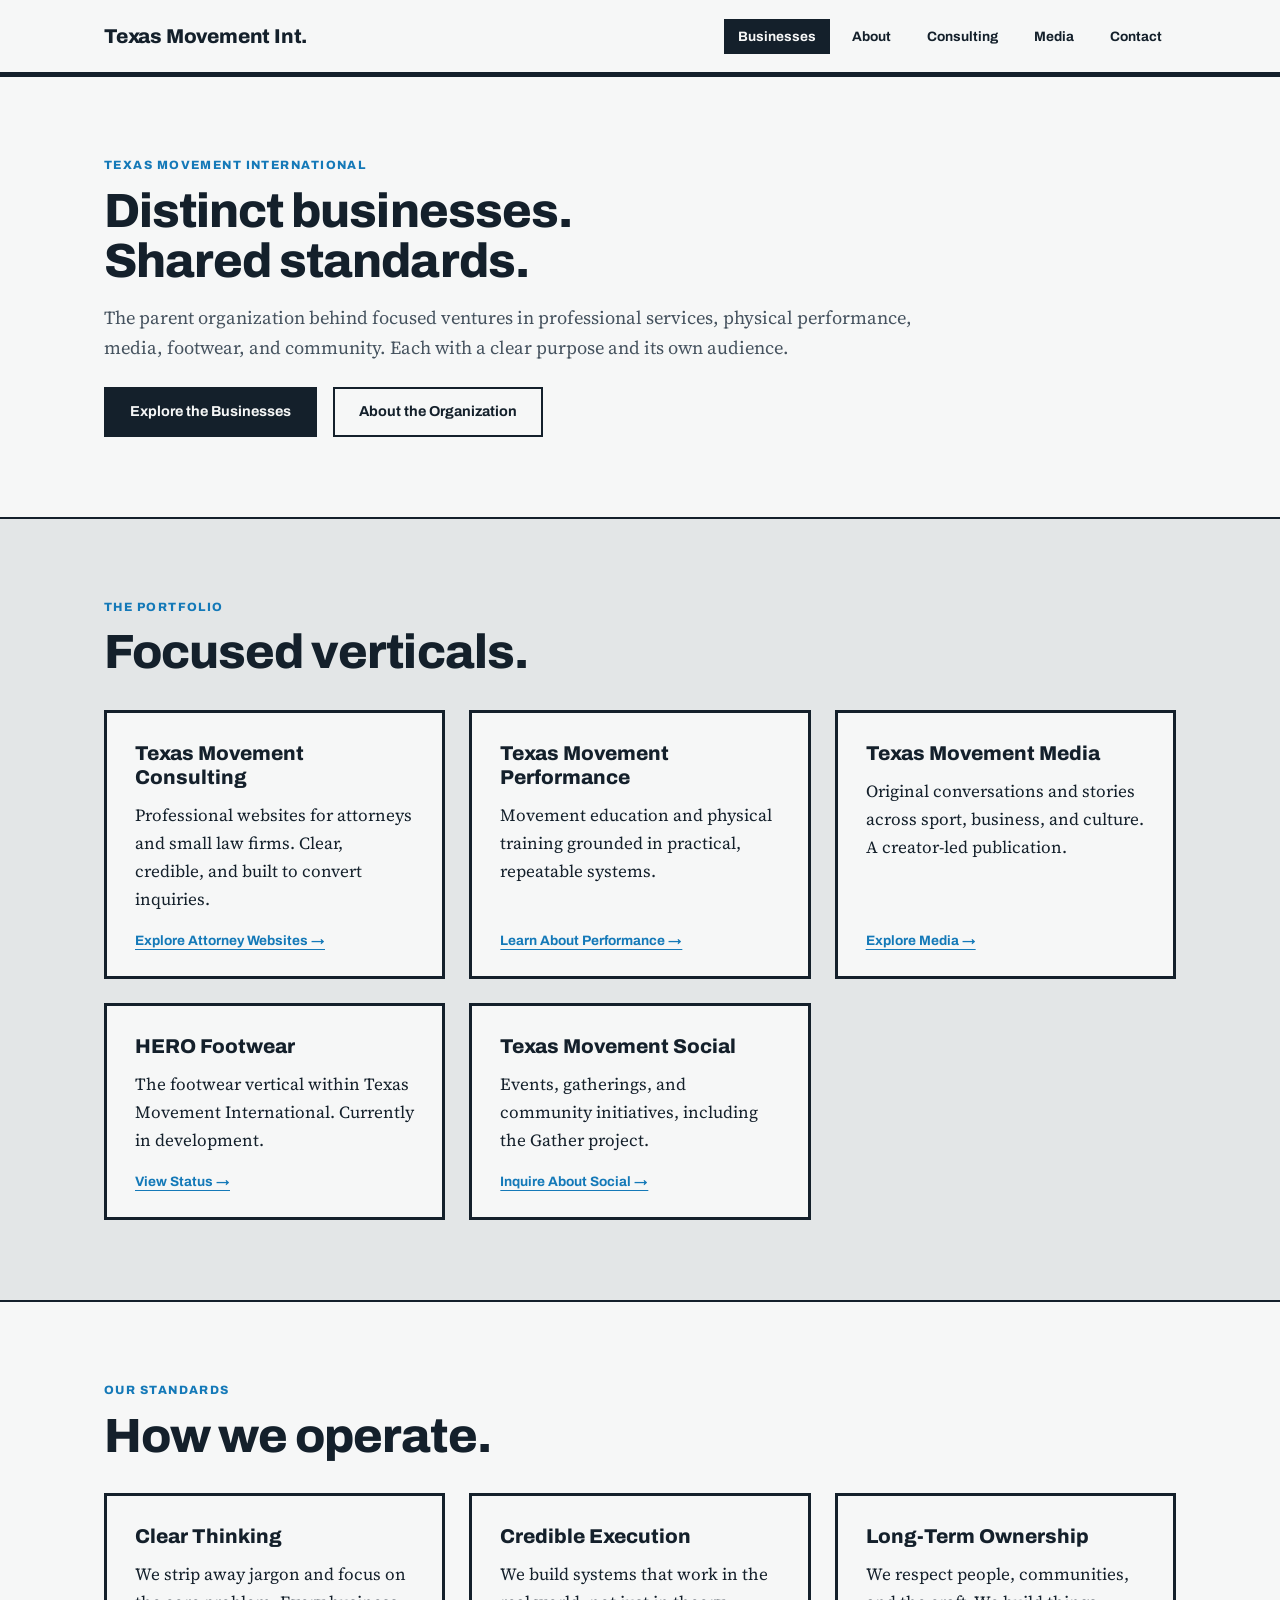
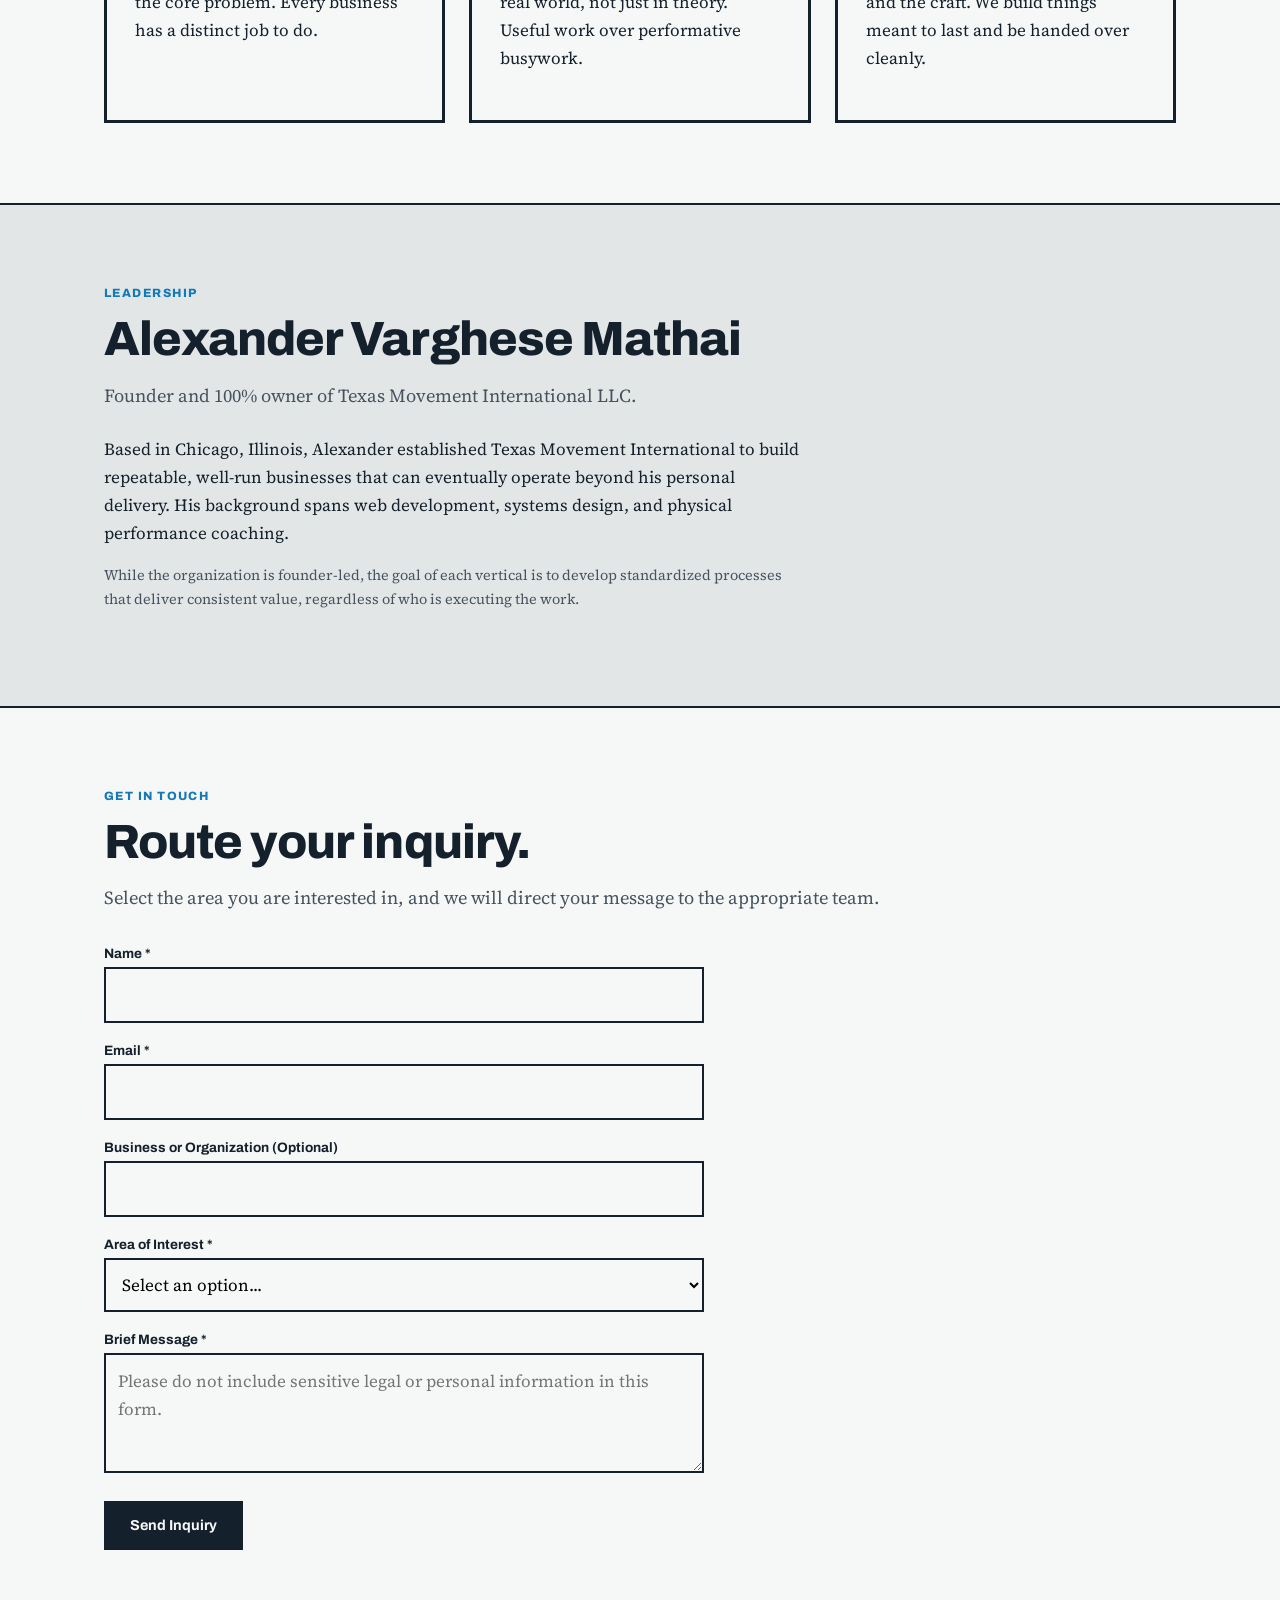
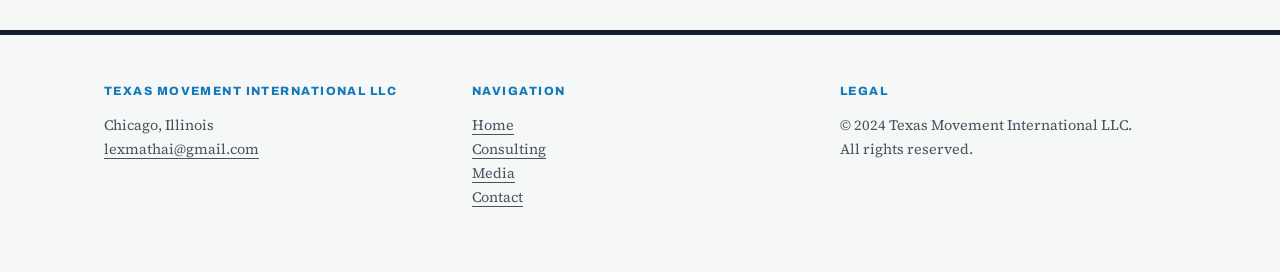
<file: index.html>
<!DOCTYPE html>
<html lang="en">
<head>
<meta charset="UTF-8">
<meta name="viewport" content="width=device-width, initial-scale=1.0">
<title>Texas Movement International</title>
<meta name="description" content="The parent organization behind focused ventures in professional services, physical performance, media, footwear, and community.">
<link rel="preconnect" href="https://fonts.googleapis.com">
<link rel="preconnect" href="https://fonts.gstatic.com" crossorigin>
<link href="https://fonts.googleapis.com/css2?family=Archivo:wght@400;700;800&family=Source+Serif+4:opsz,wght@8..60,400;600&display=swap" rel="stylesheet">
<link rel="stylesheet" href="style.css">
</head>
<body>

<header class="site-header">
  <div class="container nav-wrap">
    <a href="index.html" class="brand">Texas Movement Int.</a>
    <nav class="nav" aria-label="Primary">
      <a href="index.html" class="active">Businesses</a>
      <a href="#about">About</a>
      <a href="consulting.html">Consulting</a>
      <a href="media.html">Media</a>
      <a href="#contact">Contact</a>
    </nav>
  </div>
</header>

<main>
  <!-- HERO -->
  <section class="section surface">
    <div class="container">
      <p class="eyebrow">Texas Movement International</p>
      <h1 class="display section-title">Distinct businesses.<br>Shared standards.</h1>
      <p class="lead">The parent organization behind focused ventures in professional services, physical performance, media, footwear, and community. Each with a clear purpose and its own audience.</p>
      <div class="actions">
        <a href="#businesses" class="btn">Explore the Businesses</a>
        <a href="#about" class="btn secondary">About the Organization</a>
      </div>
    </div>
  </section>

  <!-- BUSINESSES -->
  <section id="businesses" class="section">
    <div class="container">
      <p class="eyebrow">The Portfolio</p>
      <h2 class="display section-title">Focused verticals.</h2>
      <div class="cards">
        <a href="consulting.html" class="card">
          <h3>Texas Movement Consulting</h3>
          <p>Professional websites for attorneys and small law firms. Clear, credible, and built to convert inquiries.</p>
          <span class="go">Explore Attorney Websites &rarr;</span>
        </a>
        <a href="performance.html" class="card">
          <h3>Texas Movement Performance</h3>
          <p>Movement education and physical training grounded in practical, repeatable systems.</p>
          <span class="go">Learn About Performance &rarr;</span>
        </a>
        <a href="media.html" class="card">
          <h3>Texas Movement Media</h3>
          <p>Original conversations and stories across sport, business, and culture. A creator-led publication.</p>
          <span class="go">Explore Media &rarr;</span>
        </a>
        <a href="hero.html" class="card">
          <h3>HERO Footwear</h3>
          <p>The footwear vertical within Texas Movement International. Currently in development.</p>
          <span class="go">View Status &rarr;</span>
        </a>
        <a href="#contact" class="card">
          <h3>Texas Movement Social</h3>
          <p>Events, gatherings, and community initiatives, including the Gather project.</p>
          <span class="go">Inquire About Social &rarr;</span>
        </a>
      </div>
    </div>
  </section>

  <!-- SHARED APPROACH -->
  <section class="section surface">
    <div class="container">
      <p class="eyebrow">Our Standards</p>
      <h2 class="display section-title">How we operate.</h2>
      <div class="cards">
        <div class="card" style="cursor: default;">
          <h3>Clear Thinking</h3>
          <p>We strip away jargon and focus on the core problem. Every business has a distinct job to do.</p>
        </div>
        <div class="card" style="cursor: default;">
          <h3>Credible Execution</h3>
          <p>We build systems that work in the real world, not just in theory. Useful work over performative busywork.</p>
        </div>
        <div class="card" style="cursor: default;">
          <h3>Long-Term Ownership</h3>
          <p>We respect people, communities, and the craft. We build things meant to last and be handed over cleanly.</p>
        </div>
      </div>
    </div>
  </section>

  <!-- FOUNDER -->
  <section id="about" class="section">
    <div class="container">
      <div style="max-width: 700px;">
        <p class="eyebrow">Leadership</p>
        <h2 class="display section-title">Alexander Varghese Mathai</h2>
        <p class="lead" style="margin-bottom: 24px;">Founder and 100% owner of Texas Movement International LLC.</p>
        <p>Based in Chicago, Illinois, Alexander established Texas Movement International to build repeatable, well-run businesses that can eventually operate beyond his personal delivery. His background spans web development, systems design, and physical performance coaching.</p>
        <p class="small" style="margin-top: 16px;">While the organization is founder-led, the goal of each vertical is to develop standardized processes that deliver consistent value, regardless of who is executing the work.</p>
      </div>
    </div>
  </section>

  <!-- CONTACT -->
  <section id="contact" class="section surface">
    <div class="container">
      <p class="eyebrow">Get in Touch</p>
      <h2 class="display section-title">Route your inquiry.</h2>
      <p class="lead" style="margin-bottom: 32px;">Select the area you are interested in, and we will direct your message to the appropriate team.</p>
      
      <!-- NOTE: Replace 'YOUR_FORMSPREE_ENDPOINT' with a real Formspree or Netlify Forms endpoint -->
      <form action="https://formspree.io/f/YOUR_FORMSPREE_ENDPOINT" method="POST" style="max-width: 600px;">
        <div class="form-group">
          <label for="name">Name *</label>
          <input type="text" id="name" name="name" required>
        </div>
        <div class="form-group">
          <label for="email">Email *</label>
          <input type="email" id="email" name="email" required>
        </div>
        <div class="form-group">
          <label for="organization">Business or Organization (Optional)</label>
          <input type="text" id="organization" name="organization">
        </div>
        <div class="form-group">
          <label for="interest">Area of Interest *</label>
          <select id="interest" name="interest" required>
            <option value="" disabled selected>Select an option...</option>
            <option value="consulting">Attorney Website / Consulting</option>
            <option value="performance">Performance</option>
            <option value="media">Media</option>
            <option value="hero">HERO Footwear</option>
            <option value="social">Social / Gather</option>
            <option value="general">General Inquiry</option>
          </select>
        </div>
        <div class="form-group">
          <label for="message">Brief Message *</label>
          <textarea id="message" name="message" required placeholder="Please do not include sensitive legal or personal information in this form."></textarea>
        </div>
        <button type="submit" class="btn">Send Inquiry</button>
      </form>
    </div>
  </section>
</main>

<footer class="site-footer">
  <div class="container footer-grid">
    <div>
      <p class="eyebrow" style="margin-bottom: 8px;">Texas Movement International LLC</p>
      <p class="small">Chicago, Illinois<br>
      <a href="mailto:lexmathai@gmail.com">lexmathai@gmail.com</a></p>
    </div>
    <div>
      <p class="eyebrow" style="margin-bottom: 8px;">Navigation</p>
      <p class="small"><a href="index.html">Home</a><br>
      <a href="consulting.html">Consulting</a><br>
      <a href="media.html">Media</a><br>
      <a href="#contact">Contact</a></p>
    </div>
    <div>
      <p class="eyebrow" style="margin-bottom: 8px;">Legal</p>
      <p class="small">&copy; 2024 Texas Movement International LLC.<br>All rights reserved.</p>
    </div>
  </div>
</footer>

</body>
</html>
</file>
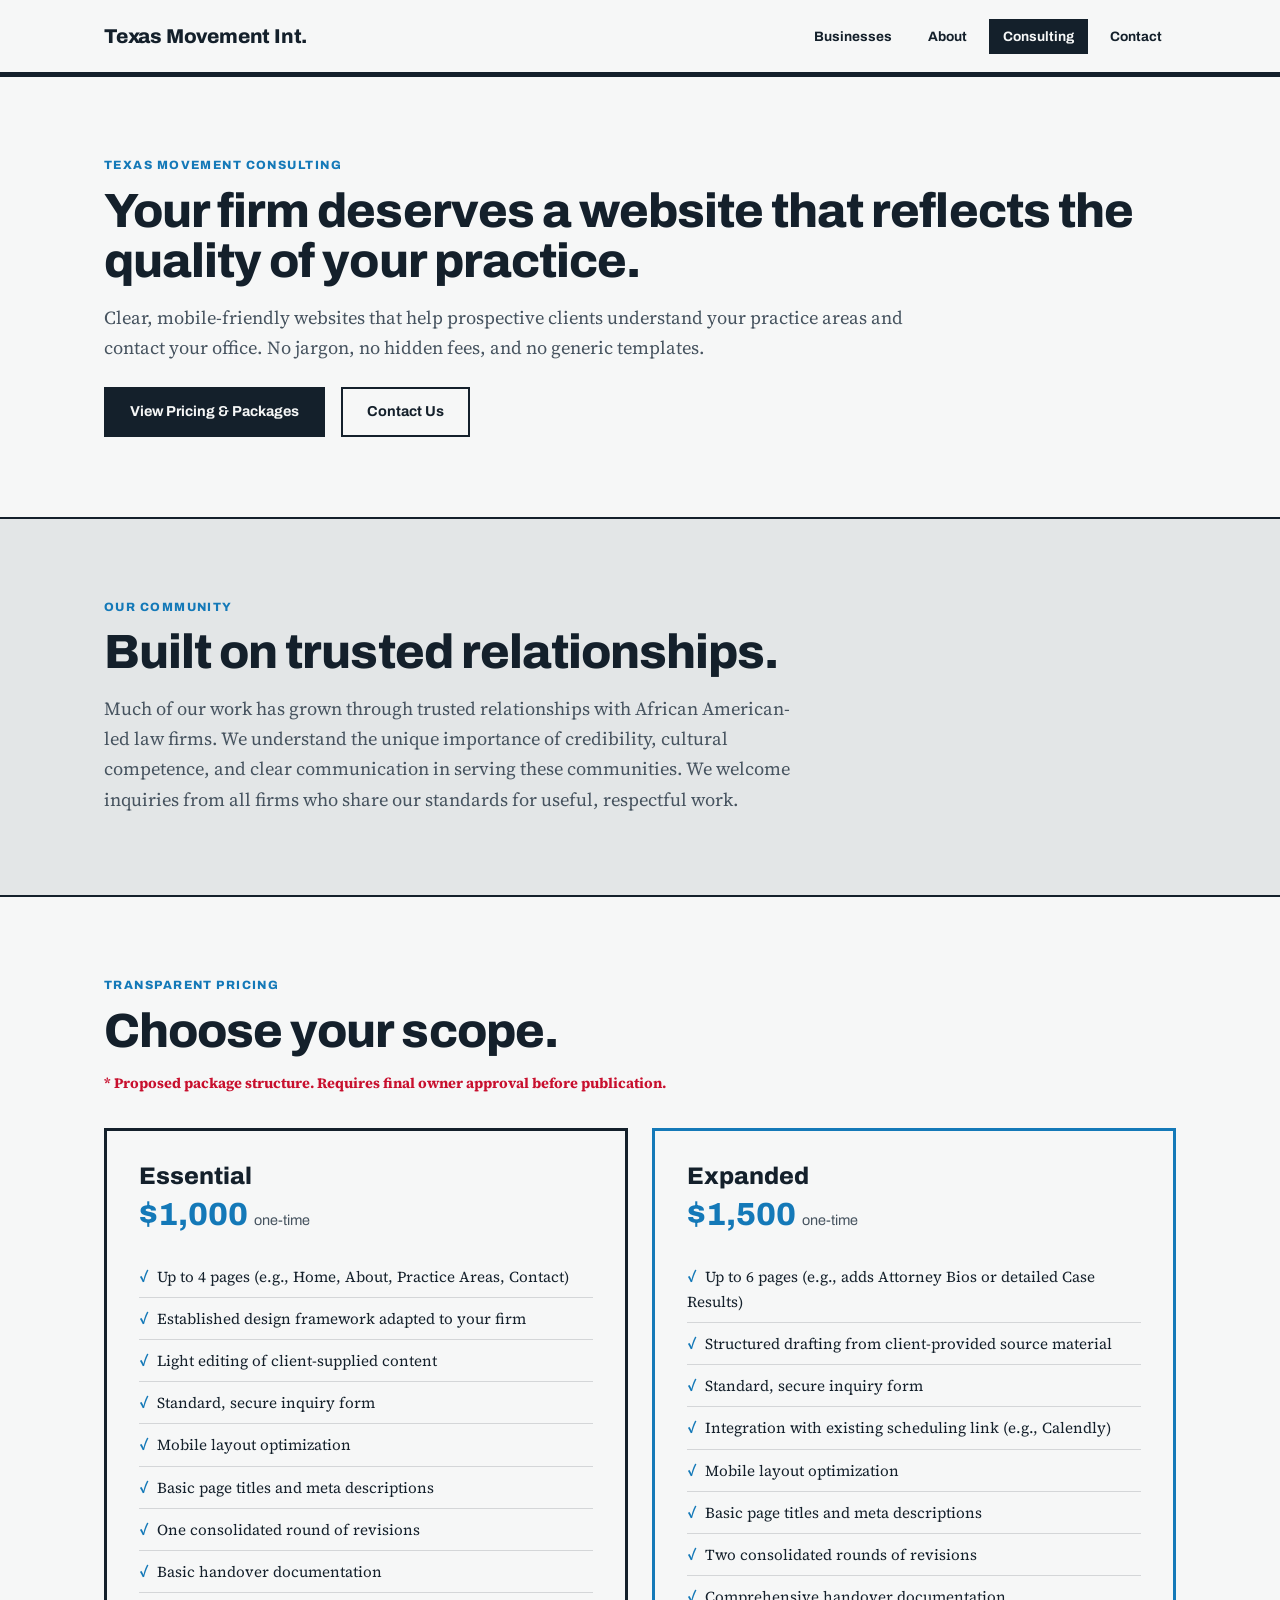
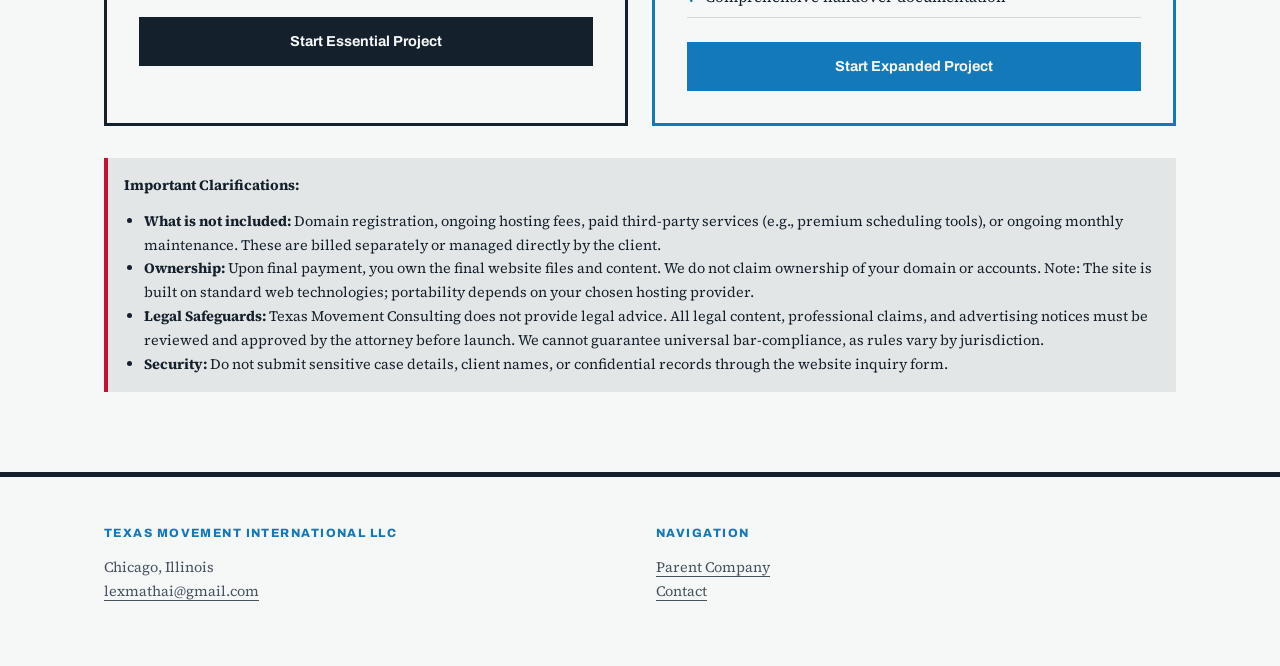
<file: consulting.html>
<!DOCTYPE html>
<html lang="en">
<head>
<meta charset="UTF-8">
<meta name="viewport" content="width=device-width, initial-scale=1.0">
<title>Attorney Websites | Texas Movement Consulting</title>
<meta name="description" content="Professional, mobile-friendly websites for solo attorneys and small law firms. Transparent pricing, clear process.">
<link rel="preconnect" href="https://fonts.googleapis.com">
<link rel="preconnect" href="https://fonts.gstatic.com" crossorigin>
<link href="https://fonts.googleapis.com/css2?family=Archivo:wght@400;700;800&family=Source+Serif+4:opsz,wght@8..60,400;600&display=swap" rel="stylesheet">
<link rel="stylesheet" href="style.css">
</head>
<body>

<header class="site-header">
  <div class="container nav-wrap">
    <a href="index.html" class="brand">Texas Movement Int.</a>
    <nav class="nav" aria-label="Primary">
      <a href="index.html">Businesses</a>
      <a href="index.html#about">About</a>
      <a href="consulting.html" class="active">Consulting</a>
      <a href="index.html#contact">Contact</a>
    </nav>
  </div>
</header>

<main>
  <section class="section surface">
    <div class="container">
      <p class="eyebrow">Texas Movement Consulting</p>
      <h1 class="display section-title">Your firm deserves a website that reflects the quality of your practice.</h1>
      <p class="lead">Clear, mobile-friendly websites that help prospective clients understand your practice areas and contact your office. No jargon, no hidden fees, and no generic templates.</p>
      <div class="actions">
        <a href="#pricing" class="btn">View Pricing & Packages</a>
        <a href="index.html#contact" class="btn secondary">Contact Us</a>
      </div>
    </div>
  </section>

  <section class="section">
    <div class="container">
      <p class="eyebrow">Our Community</p>
      <h2 class="display section-title">Built on trusted relationships.</h2>
      <p class="lead" style="max-width: 700px;">Much of our work has grown through trusted relationships with African American-led law firms. We understand the unique importance of credibility, cultural competence, and clear communication in serving these communities. We welcome inquiries from all firms who share our standards for useful, respectful work.</p>
    </div>
  </section>

  <section id="pricing" class="section surface">
    <div class="container">
      <p class="eyebrow">Transparent Pricing</p>
      <h2 class="display section-title">Choose your scope.</h2>
      <p class="small" style="margin-bottom: 24px; color: var(--red); font-weight: 700;">* Proposed package structure. Requires final owner approval before publication.</p>
      
      <div class="pricing-grid">
        <div class="pricing-card">
          <h3>Essential</h3>
          <p class="price">$1,000 <span class="small" style="font-weight: 400; color: var(--mute);">one-time</span></p>
          <ul>
            <li>Up to 4 pages (e.g., Home, About, Practice Areas, Contact)</li>
            <li>Established design framework adapted to your firm</li>
            <li>Light editing of client-supplied content</li>
            <li>Standard, secure inquiry form</li>
            <li>Mobile layout optimization</li>
            <li>Basic page titles and meta descriptions</li>
            <li>One consolidated round of revisions</li>
            <li>Basic handover documentation</li>
          </ul>
          <a href="index.html#contact" class="btn" style="width: 100%;">Start Essential Project</a>
        </div>

        <div class="pricing-card featured">
          <h3>Expanded</h3>
          <p class="price">$1,500 <span class="small" style="font-weight: 400; color: var(--mute);">one-time</span></p>
          <ul>
            <li>Up to 6 pages (e.g., adds Attorney Bios or detailed Case Results)</li>
            <li>Structured drafting from client-provided source material</li>
            <li>Standard, secure inquiry form</li>
            <li>Integration with existing scheduling link (e.g., Calendly)</li>
            <li>Mobile layout optimization</li>
            <li>Basic page titles and meta descriptions</li>
            <li>Two consolidated rounds of revisions</li>
            <li>Comprehensive handover documentation</li>
          </ul>
          <a href="index.html#contact" class="btn" style="width: 100%; background: var(--blue); border-color: var(--blue);">Start Expanded Project</a>
        </div>
      </div>

      <div class="disclaimer">
        <strong>Important Clarifications:</strong>
        <ul style="margin: 12px 0 0 20px; padding: 0;">
          <li><strong>What is not included:</strong> Domain registration, ongoing hosting fees, paid third-party services (e.g., premium scheduling tools), or ongoing monthly maintenance. These are billed separately or managed directly by the client.</li>
          <li><strong>Ownership:</strong> Upon final payment, you own the final website files and content. We do not claim ownership of your domain or accounts. Note: The site is built on standard web technologies; portability depends on your chosen hosting provider.</li>
          <li><strong>Legal Safeguards:</strong> Texas Movement Consulting does not provide legal advice. All legal content, professional claims, and advertising notices must be reviewed and approved by the attorney before launch. We cannot guarantee universal bar-compliance, as rules vary by jurisdiction.</li>
          <li><strong>Security:</strong> Do not submit sensitive case details, client names, or confidential records through the website inquiry form.</li>
        </ul>
      </div>
    </div>
  </section>
</main>

<footer class="site-footer">
  <div class="container footer-grid">
    <div>
      <p class="eyebrow" style="margin-bottom: 8px;">Texas Movement International LLC</p>
      <p class="small">Chicago, Illinois<br>
      <a href="mailto:lexmathai@gmail.com">lexmathai@gmail.com</a></p>
    </div>
    <div>
      <p class="eyebrow" style="margin-bottom: 8px;">Navigation</p>
      <p class="small"><a href="index.html">Parent Company</a><br>
      <a href="index.html#contact">Contact</a></p>
    </div>
  </div>
</footer>

</body>
</html>
</file>
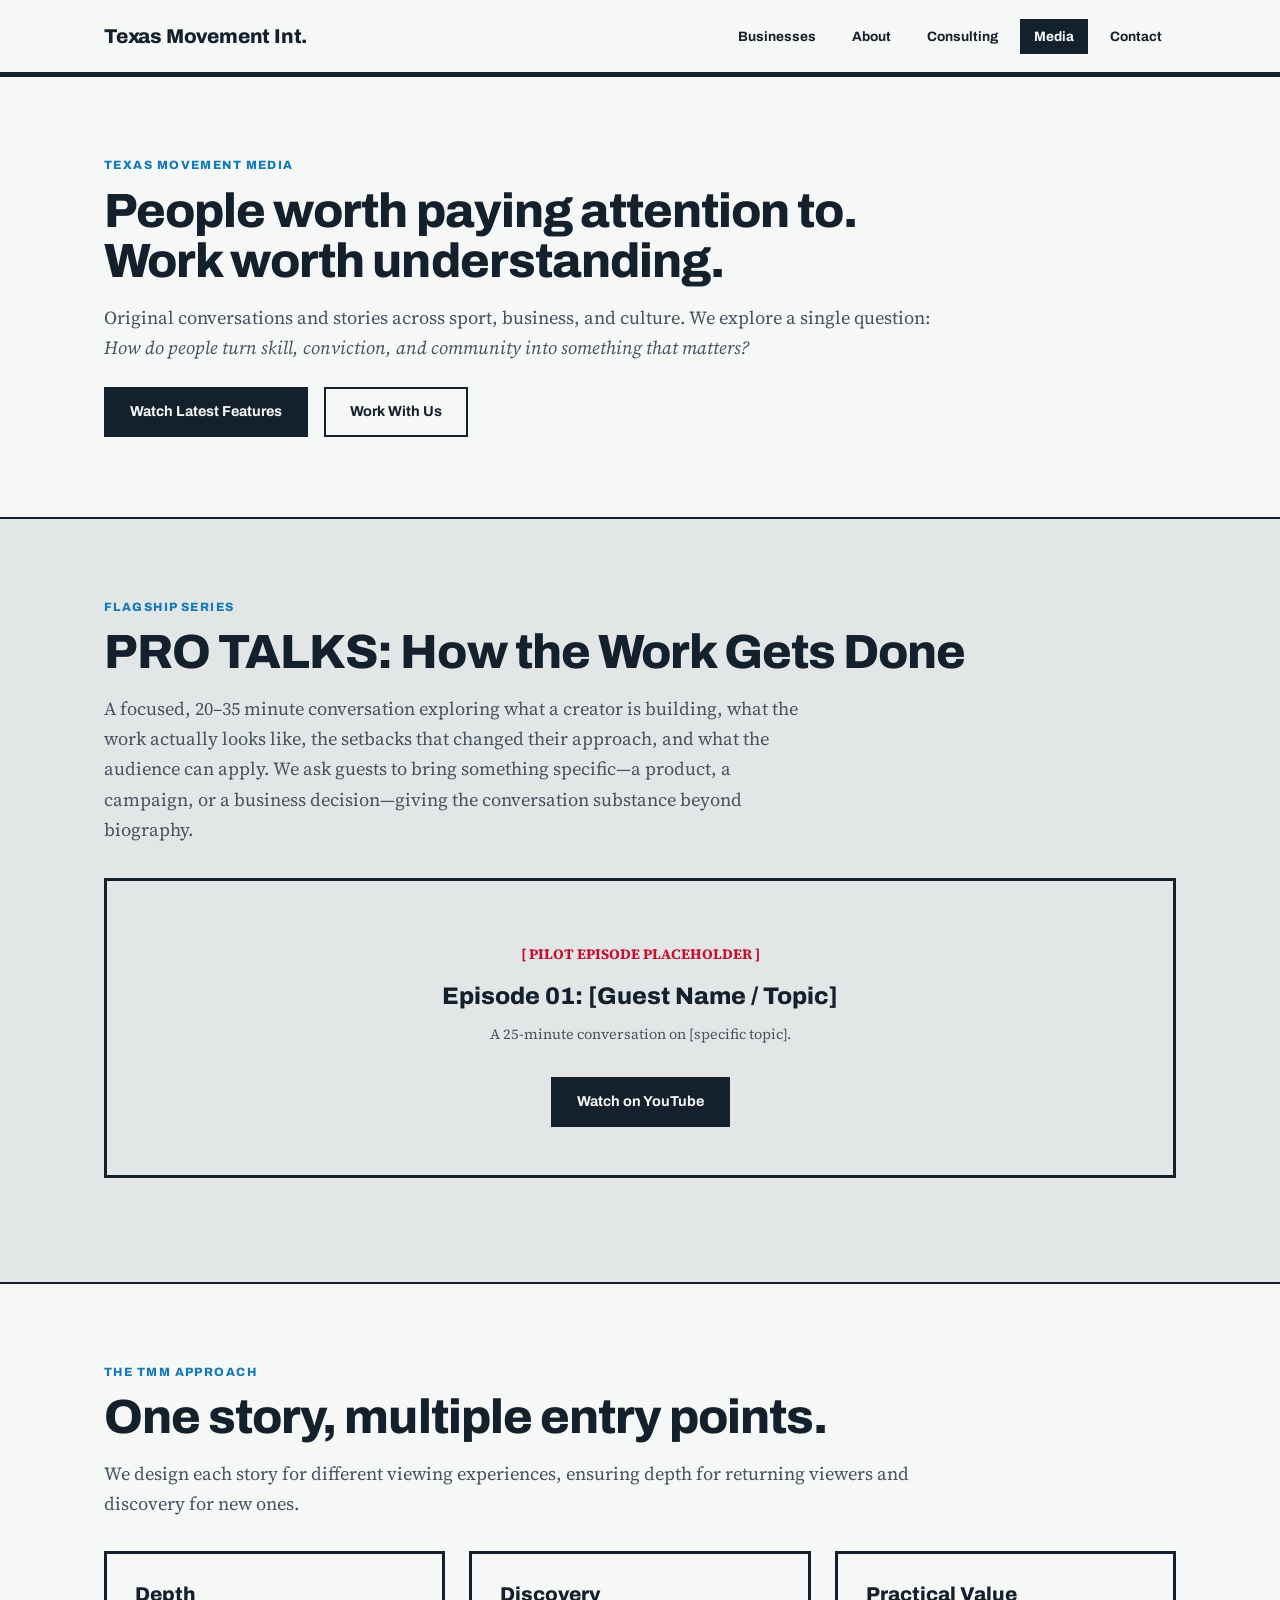
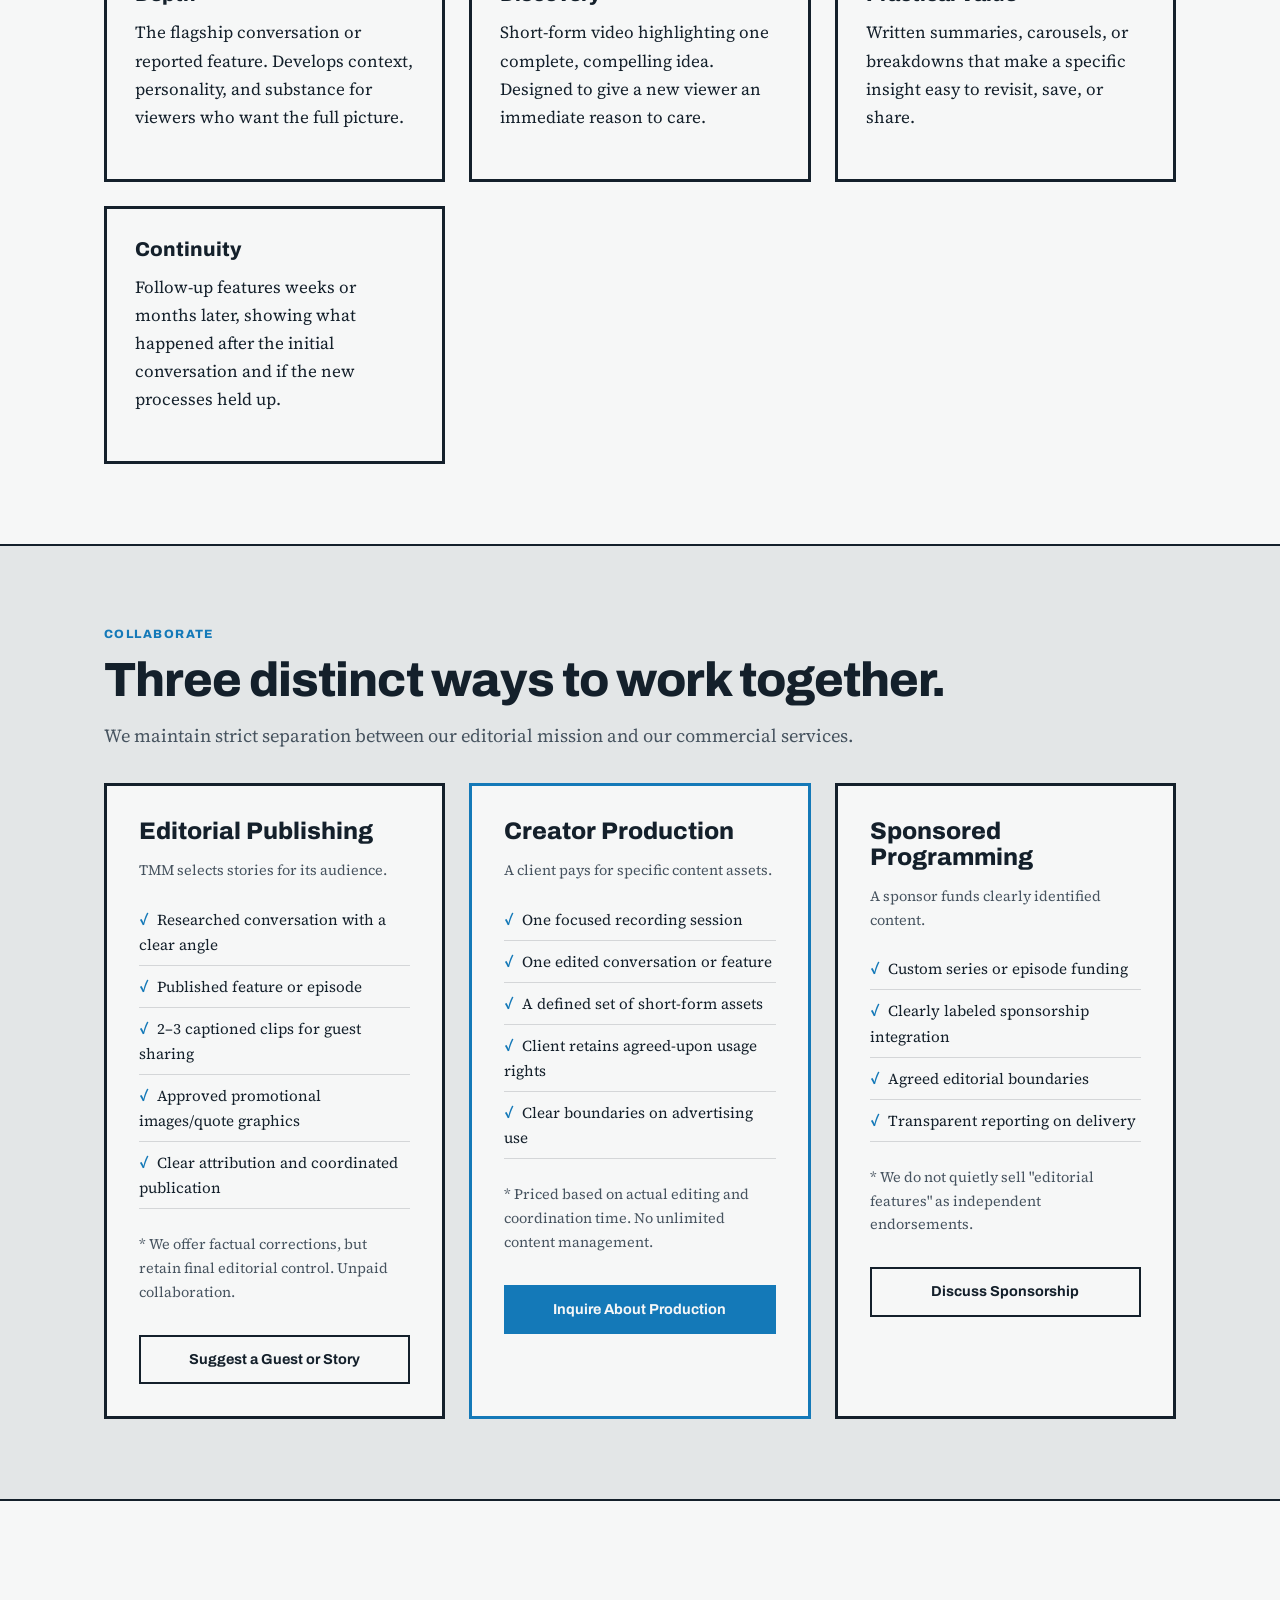
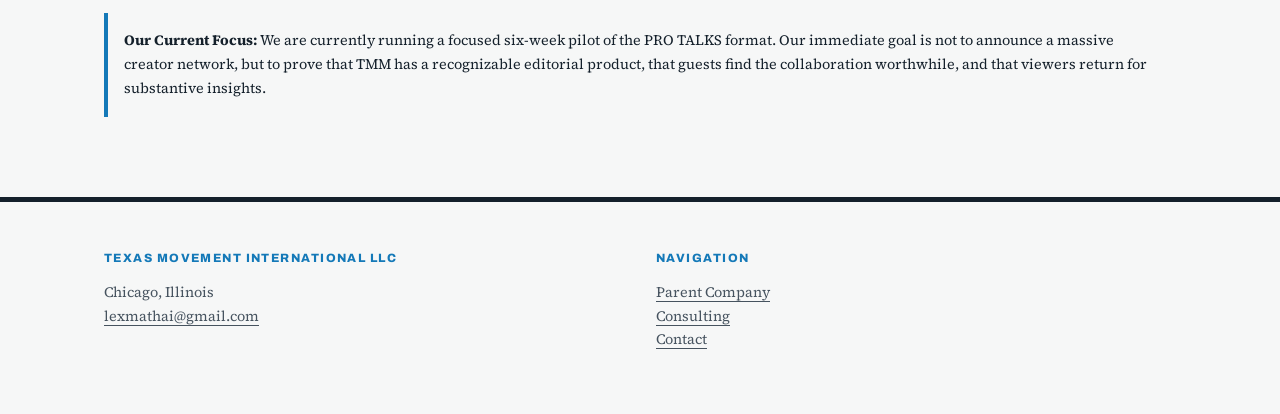
<file: media.html>
<!DOCTYPE html>
<html lang="en">
<head>
<meta charset="UTF-8">
<meta name="viewport" content="width=device-width, initial-scale=1.0">
<title>Texas Movement Media</title>
<meta name="description" content="Original conversations and stories across sport, business, and culture. A creator-led publication by Texas Movement International.">
<link rel="preconnect" href="https://fonts.googleapis.com">
<link rel="preconnect" href="https://fonts.gstatic.com" crossorigin>
<link href="https://fonts.googleapis.com/css2?family=Archivo:wght@400;700;800&family=Source+Serif+4:opsz,wght@8..60,400;600&display=swap" rel="stylesheet">
<link rel="stylesheet" href="style.css">
</head>
<body>

<header class="site-header">
  <div class="container nav-wrap">
    <a href="index.html" class="brand">Texas Movement Int.</a>
    <nav class="nav" aria-label="Primary">
      <a href="index.html">Businesses</a>
      <a href="index.html#about">About</a>
      <a href="consulting.html">Consulting</a>
      <a href="media.html" class="active">Media</a>
      <a href="index.html#contact">Contact</a>
    </nav>
  </div>
</header>

<main>
  <!-- HERO: Editorial Purpose -->
  <section class="section surface">
    <div class="container">
      <p class="eyebrow">Texas Movement Media</p>
      <h1 class="display section-title">People worth paying attention to.<br>Work worth understanding.</h1>
      <p class="lead">Original conversations and stories across sport, business, and culture. We explore a single question: <em>How do people turn skill, conviction, and community into something that matters?</em></p>
      <div class="actions">
        <a href="#featured" class="btn">Watch Latest Features</a>
        <a href="#collaborate" class="btn secondary">Work With Us</a>
      </div>
    </div>
  </section>

  <!-- FLAGSHIP SERIES -->
  <section class="section">
    <div class="container">
      <p class="eyebrow">Flagship Series</p>
      <h2 class="display section-title">PRO TALKS: How the Work Gets Done</h2>
      <p class="lead" style="max-width: 700px; margin-bottom: 32px;">
        A focused, 20–35 minute conversation exploring what a creator is building, what the work actually looks like, the setbacks that changed their approach, and what the audience can apply. We ask guests to bring something specific—a product, a campaign, or a business decision—giving the conversation substance beyond biography.
      </p>
      
      <!-- PLACEHOLDER: Replace with actual embedded YouTube video or link -->
      <div style="background: var(--concrete); border: 3px solid var(--ink); padding: 48px; text-align: center; margin-bottom: 24px;">
        <p class="small" style="margin-bottom: 16px; font-weight: 700; color: var(--red);">[ PILOT EPISODE PLACEHOLDER ]</p>
        <h3 style="font: 800 1.5rem var(--head); margin: 0 0 8px;">Episode 01: [Guest Name / Topic]</h3>
        <p class="small">A 25-minute conversation on [specific topic].</p>
        <a href="#" class="btn" style="margin-top: 16px;">Watch on YouTube</a>
      </div>
    </div>
      </section>

  <!-- MULTI-FORMAT STRATEGY -->
  <section class="section surface">
    <div class="container">
      <p class="eyebrow">The TMM Approach</p>
      <h2 class="display section-title">One story, multiple entry points.</h2>
      <p class="lead" style="margin-bottom: 32px;">We design each story for different viewing experiences, ensuring depth for returning viewers and discovery for new ones.</p>
      
      <div class="cards">
        <div class="card" style="cursor: default;">
          <h3>Depth</h3>
          <p>The flagship conversation or reported feature. Develops context, personality, and substance for viewers who want the full picture.</p>
        </div>
        <div class="card" style="cursor: default;">
          <h3>Discovery</h3>
          <p>Short-form video highlighting one complete, compelling idea. Designed to give a new viewer an immediate reason to care.</p>
        </div>
        <div class="card" style="cursor: default;">
          <h3>Practical Value</h3>
          <p>Written summaries, carousels, or breakdowns that make a specific insight easy to revisit, save, or share.</p>
        </div>
        <div class="card" style="cursor: default;">
          <h3>Continuity</h3>
          <p>Follow-up features weeks or months later, showing what happened after the initial conversation and if the new processes held up.</p>
        </div>
      </div>
    </div>
  </section>

  <!-- COLLABORATION LANES (Clear Separation) -->
  <section id="collaborate" class="section">
    <div class="container">
      <p class="eyebrow">Collaborate</p>
      <h2 class="display section-title">Three distinct ways to work together.</h2>
      <p class="lead" style="margin-bottom: 32px;">We maintain strict separation between our editorial mission and our commercial services.</p>

      <div class="pricing-grid">
        <!-- Editorial -->
        <div class="pricing-card">
          <h3>Editorial Publishing</h3>
          <p class="small" style="margin-bottom: 16px;">TMM selects stories for its audience.</p>
          <ul>
            <li>Researched conversation with a clear angle</li>
            <li>Published feature or episode</li>
            <li>2–3 captioned clips for guest sharing</li>
            <li>Approved promotional images/quote graphics</li>
            <li>Clear attribution and coordinated publication</li>
          </ul>
          <p class="small" style="margin-top: 16px; color: var(--mute);">* We offer factual corrections, but retain final editorial control. Unpaid collaboration.</p>
          <a href="index.html#contact" class="btn secondary" style="width: 100%; margin-top: 16px;">Suggest a Guest or Story</a>
        </div>

        <!-- Production -->
        <div class="pricing-card featured">
          <h3>Creator Production</h3>
          <p class="small" style="margin-bottom: 16px;">A client pays for specific content assets.</p>
          <ul>
            <li>One focused recording session</li>
            <li>One edited conversation or feature</li>
            <li>A defined set of short-form assets</li>
            <li>Client retains agreed-upon usage rights</li>
            <li>Clear boundaries on advertising use</li>
          </ul>
          <p class="small" style="margin-top: 16px; color: var(--mute);">* Priced based on actual editing and coordination time. No unlimited content management.</p>
          <a href="index.html#contact" class="btn" style="width: 100%; margin-top: 16px; background: var(--blue); border-color: var(--blue);">Inquire About Production</a>
        </div>

        <!-- Sponsorship -->
        <div class="pricing-card">
          <h3>Sponsored Programming</h3>
          <p class="small" style="margin-bottom: 16px;">A sponsor funds clearly identified content.</p>
          <ul>
            <li>Custom series or episode funding</li>
            <li>Clearly labeled sponsorship integration</li>
            <li>Agreed editorial boundaries</li>
            <li>Transparent reporting on delivery</li>
          </ul>
          <p class="small" style="margin-top: 16px; color: var(--mute);">* We do not quietly sell "editorial features" as independent endorsements.</p>
          <a href="index.html#contact" class="btn secondary" style="width: 100%; margin-top: 16px;">Discuss Sponsorship</a>
        </div>
      </div>
    </div>
  </section>

  <!-- PILOT NOTICE -->
  <section class="section surface">
    <div class="container">
      <div class="disclaimer" style="border-left-color: var(--blue); background: var(--white);">
        <strong>Our Current Focus:</strong> We are currently running a focused six-week pilot of the PRO TALKS format. Our immediate goal is not to announce a massive creator network, but to prove that TMM has a recognizable editorial product, that guests find the collaboration worthwhile, and that viewers return for substantive insights. 
      </div>
    </div>
  </section>

</main>

<footer class="site-footer">
  <div class="container footer-grid">
    <div>
      <p class="eyebrow" style="margin-bottom: 8px;">Texas Movement International LLC</p>
      <p class="small">Chicago, Illinois<br>
      <a href="mailto:lexmathai@gmail.com">lexmathai@gmail.com</a></p>
    </div>
    <div>
      <p class="eyebrow" style="margin-bottom: 8px;">Navigation</p>
      <p class="small"><a href="index.html">Parent Company</a><br>
      <a href="consulting.html">Consulting</a><br>
      <a href="index.html#contact">Contact</a></p>
    </div>
  </div>
</footer>

</body>
</html>
</file>
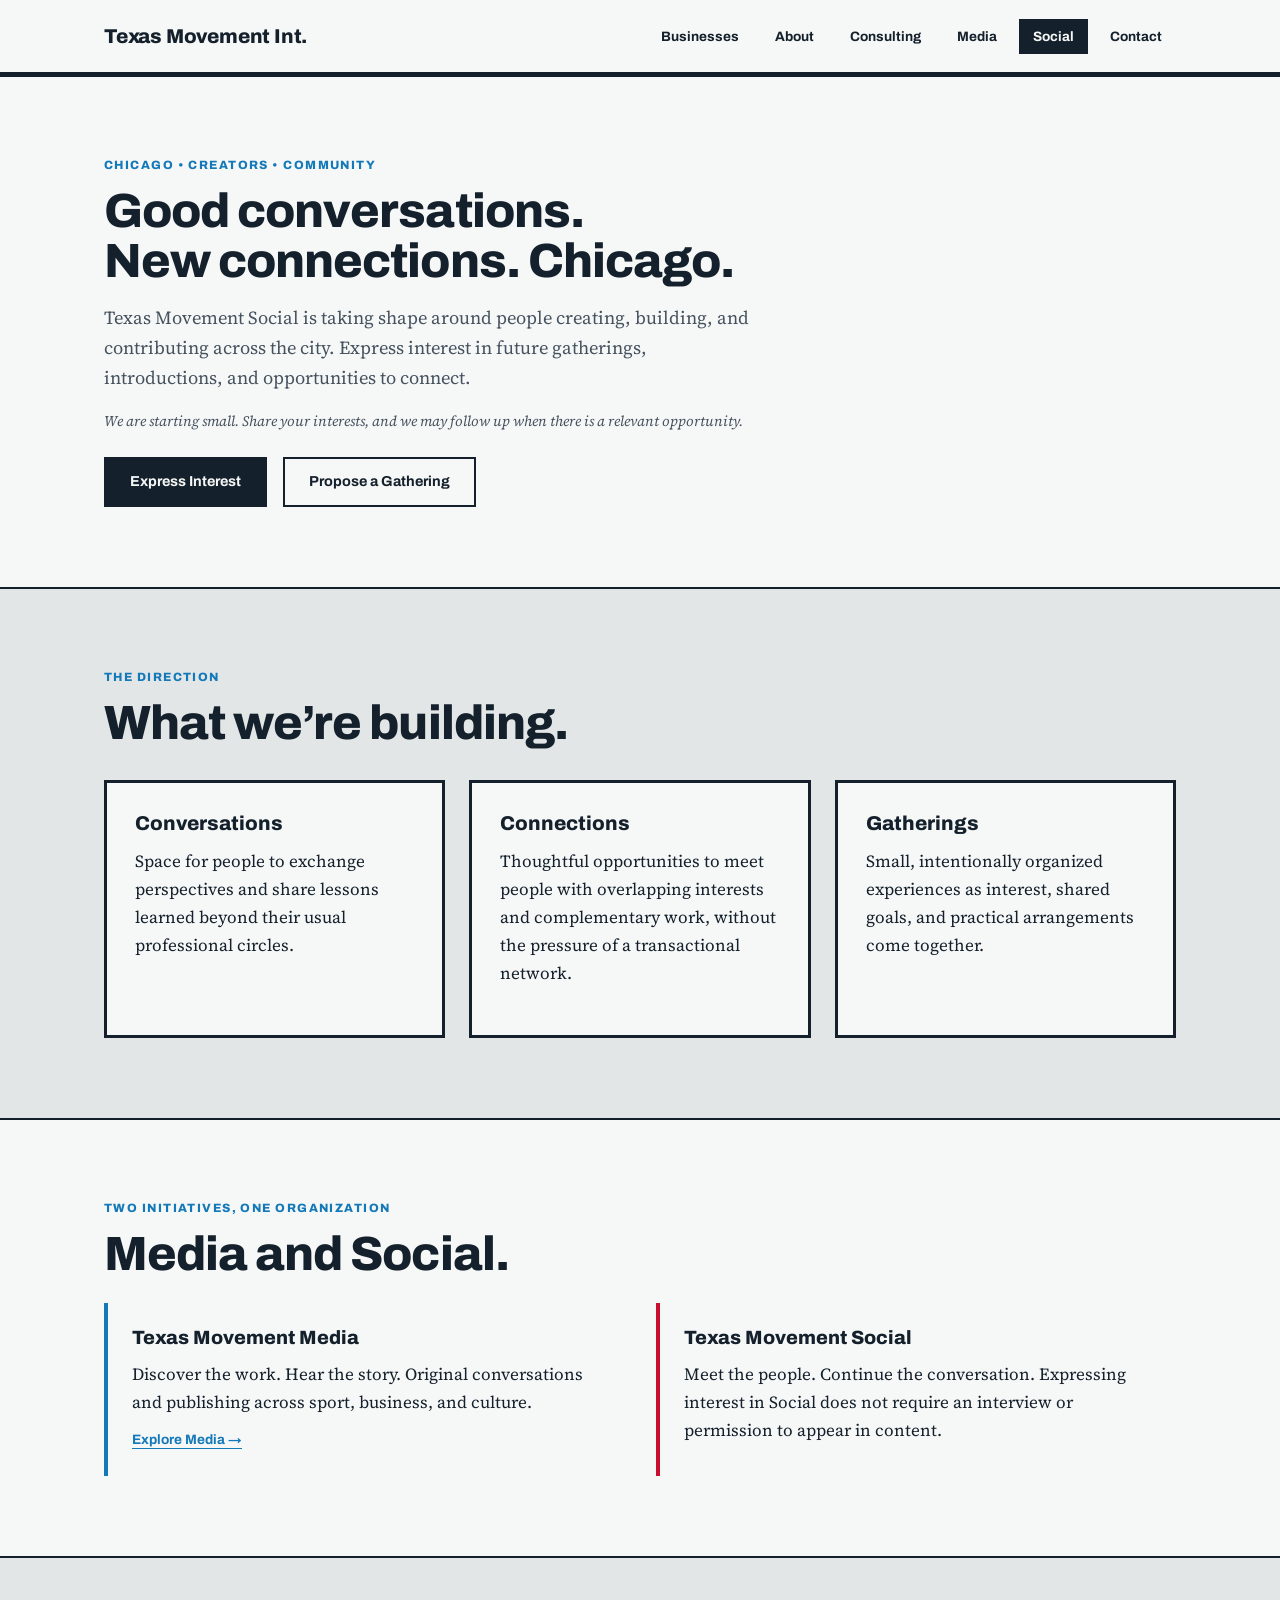
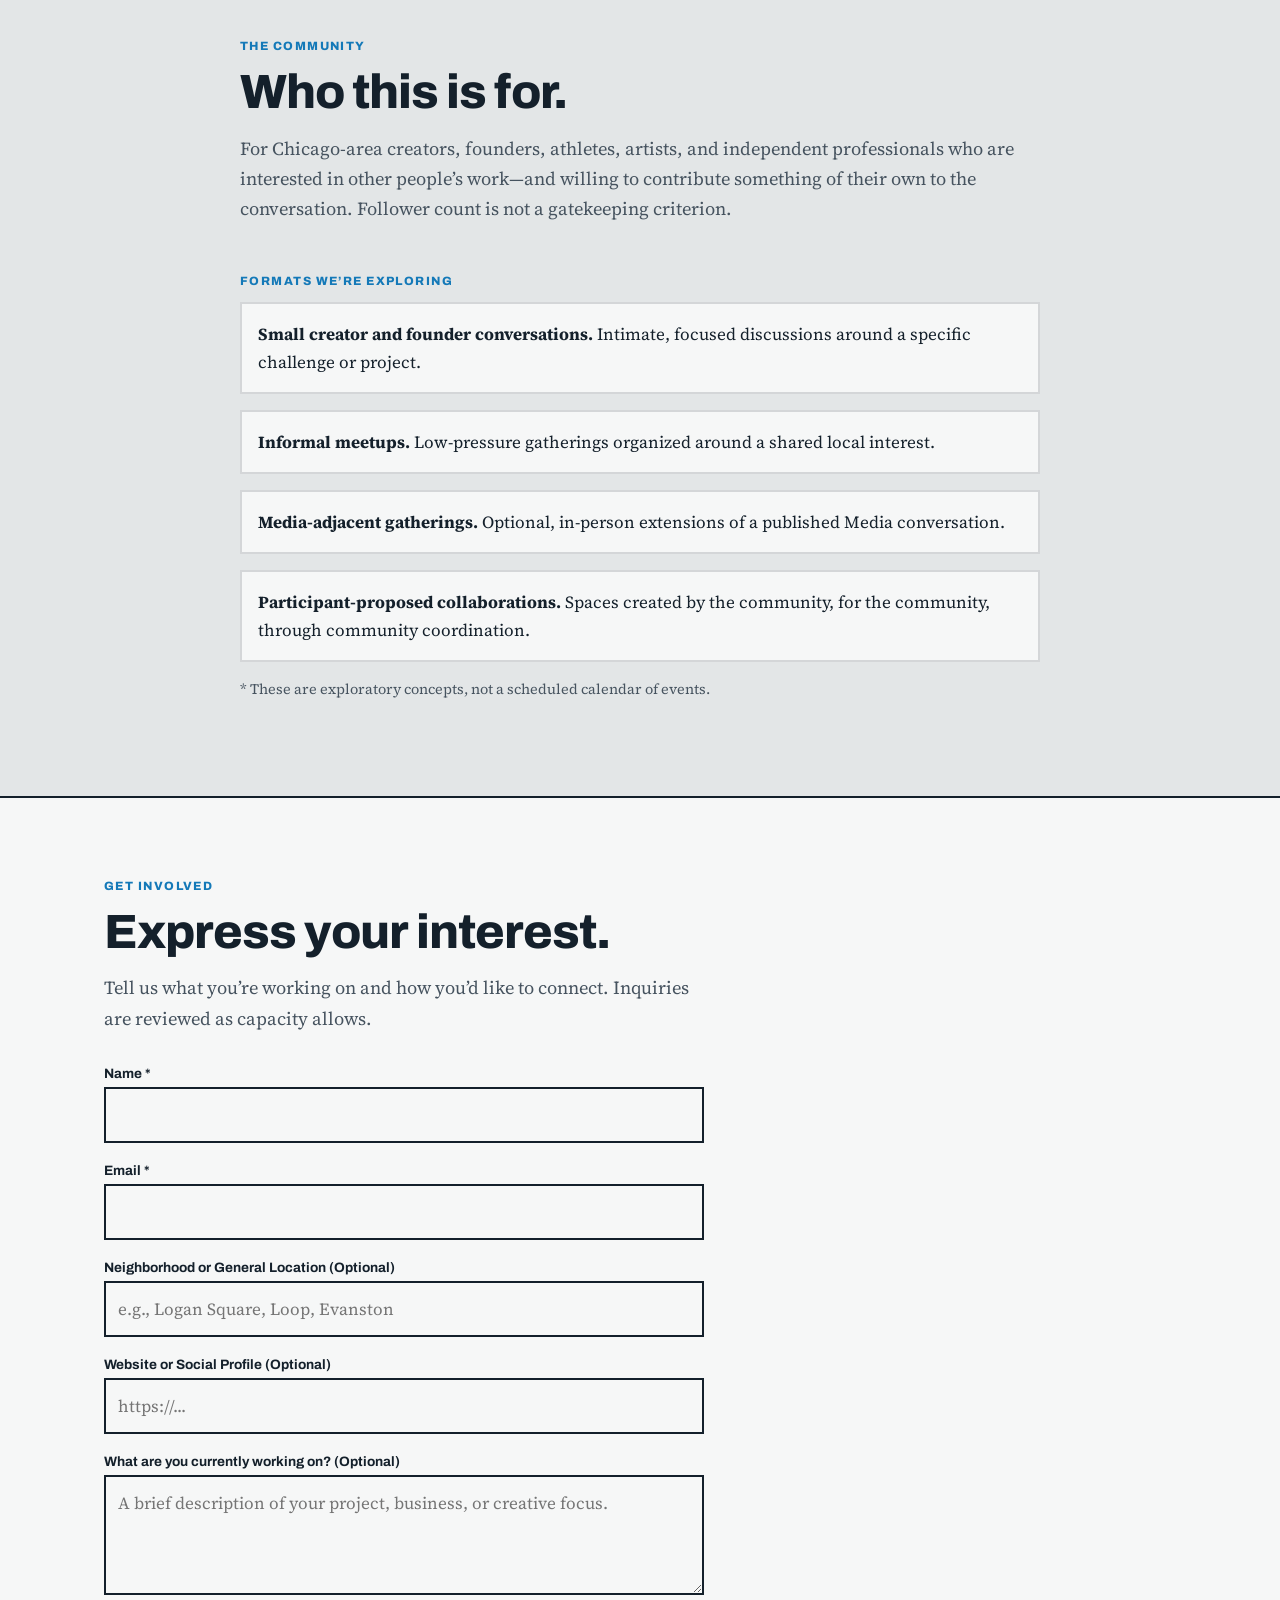
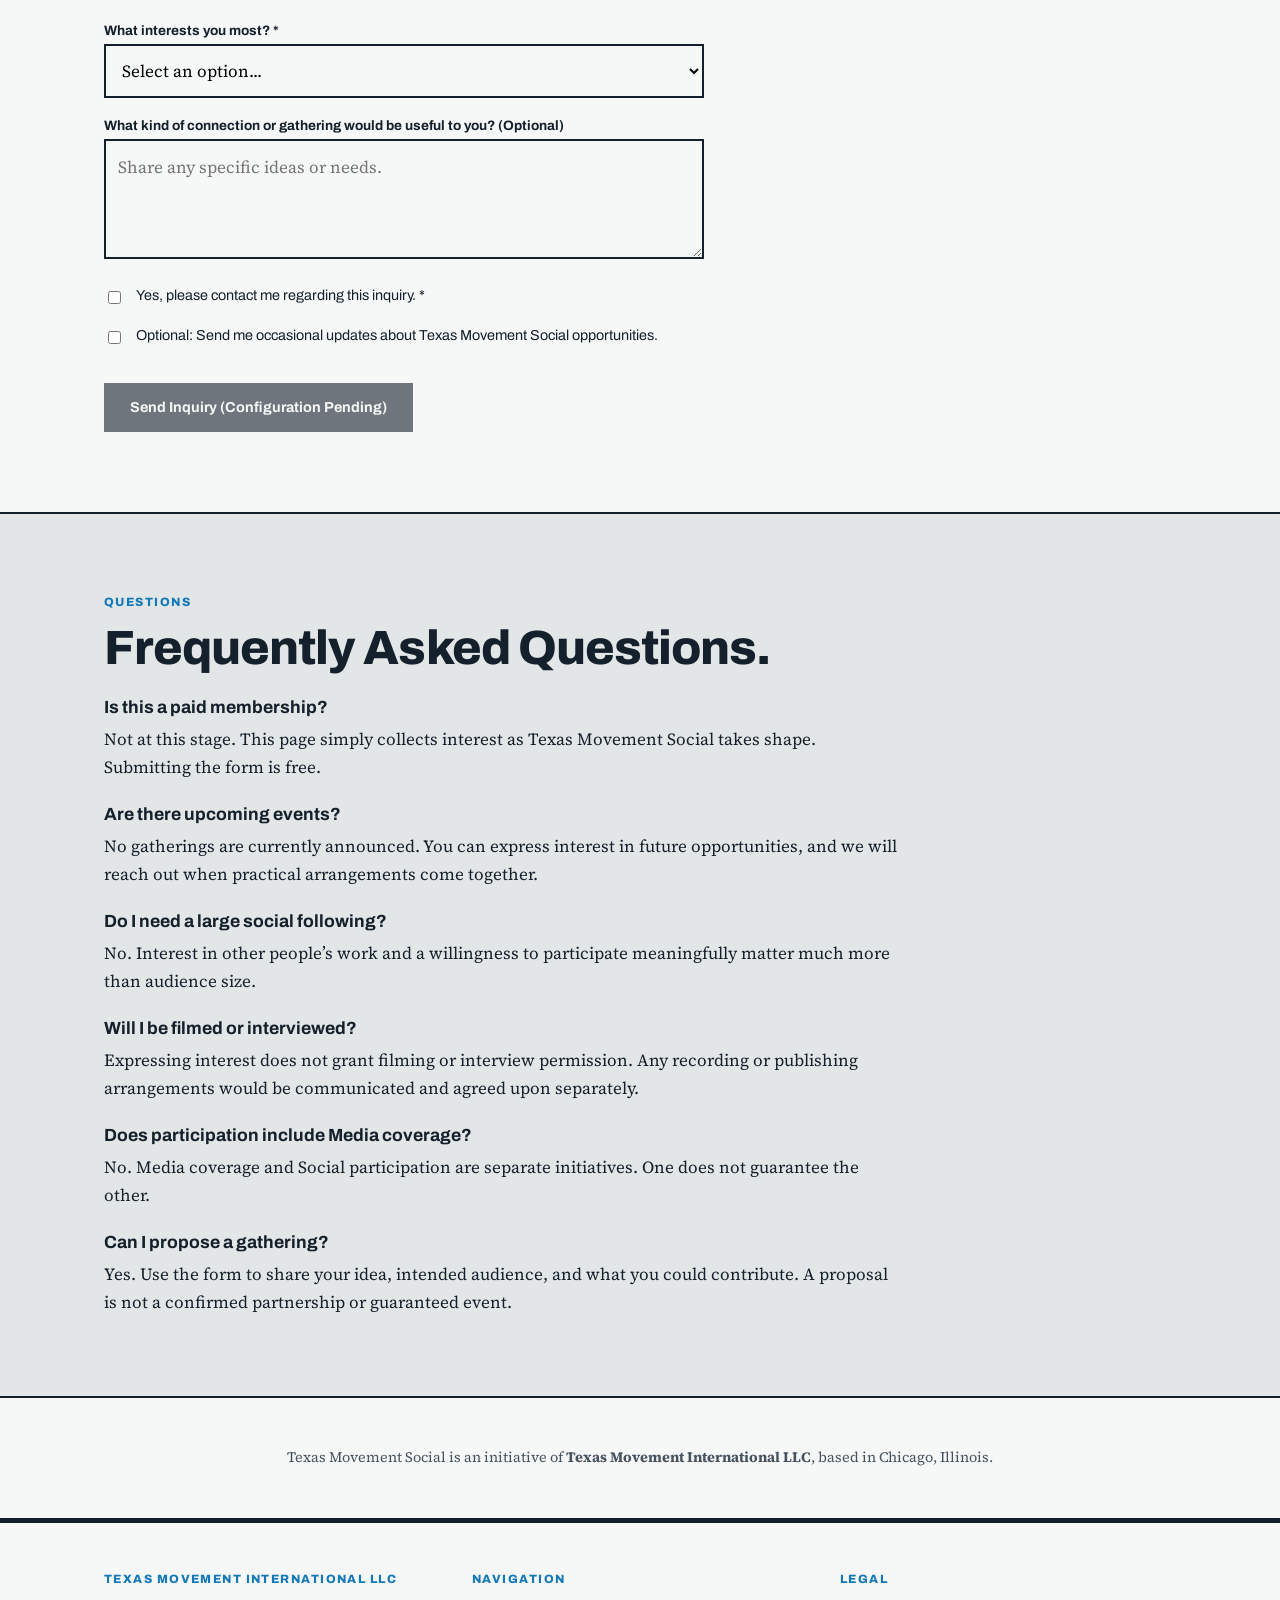
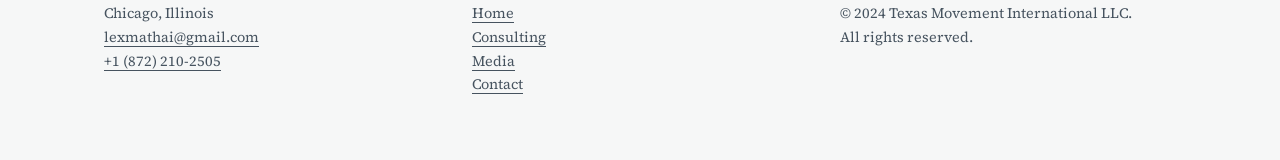
<file: social.html>
<!DOCTYPE html>
<html lang="en">
<head>
<meta charset="UTF-8">
<meta name="viewport" content="width=device-width, initial-scale=1.0">
<title>Texas Movement Social | Chicago Connections & Gatherings</title>
<meta name="description" content="An emerging Chicago-based initiative connecting creators, founders, and independent professionals through conversations and future gatherings.">
<link rel="preconnect" href="https://fonts.googleapis.com">
<link rel="preconnect" href="https://fonts.gstatic.com" crossorigin>
<link href="https://fonts.googleapis.com/css2?family=Archivo:wght@400;700;800&family=Source+Serif+4:opsz,wght@8..60,400;600&display=swap" rel="stylesheet">
<link rel="stylesheet" href="style.css">
</head>
<body>

<header class="site-header">
  <div class="container nav-wrap">
    <a href="index.html" class="brand">Texas Movement Int.</a>
    <nav class="nav" aria-label="Primary">
      <a href="index.html">Businesses</a>
      <a href="index.html#about">About</a>
      <a href="consulting.html">Consulting</a>
      <a href="media.html">Media</a>
      <a href="social.html" class="active">Social</a>
      <a href="index.html#contact">Contact</a>
    </nav>
  </div>
</header>

<main>
  <!-- HERO -->
  <section class="section surface">
    <div class="container">
      <p class="eyebrow">Chicago • Creators • Community</p>
      <h1 class="display section-title">Good conversations.<br>New connections. Chicago.</h1>
      <p class="lead" style="max-width: 650px;">Texas Movement Social is taking shape around people creating, building, and contributing across the city. Express interest in future gatherings, introductions, and opportunities to connect.</p>
      <p class="small" style="margin-top: 16px; font-style: italic;">We are starting small. Share your interests, and we may follow up when there is a relevant opportunity.</p>
      <div class="actions">
        <a href="#interest-form" class="btn">Express Interest</a>
        <a href="#interest-form" class="btn secondary">Propose a Gathering</a>
      </div>
    </div>
  </section>

  <!-- WHAT WE'RE BUILDING -->
  <section class="section">
    <div class="container">
      <p class="eyebrow">The Direction</p>
      <h2 class="display section-title">What we’re building.</h2>
      <div class="cards">
        <div class="card" style="cursor: default;">
          <h3>Conversations</h3>
          <p>Space for people to exchange perspectives and share lessons learned beyond their usual professional circles.</p>
        </div>
        <div class="card" style="cursor: default;">
          <h3>Connections</h3>
          <p>Thoughtful opportunities to meet people with overlapping interests and complementary work, without the pressure of a transactional network.</p>
        </div>
        <div class="card" style="cursor: default;">
          <h3>Gatherings</h3>
          <p>Small, intentionally organized experiences as interest, shared goals, and practical arrangements come together.</p>
        </div>
      </div>
    </div>
  </section>

  <!-- MEDIA VS SOCIAL -->
  <section class="section surface">
    <div class="container">
      <p class="eyebrow">Two Initiatives, One Organization</p>
      <h2 class="display section-title">Media and Social.</h2>
      <div style="display: grid; grid-template-columns: repeat(auto-fit, minmax(300px, 1fr)); gap: 32px; margin-top: 24px;">
        <div style="padding: 24px; border-left: 4px solid var(--blue); background: var(--white);">
          <h3 style="font: 800 1.2rem var(--head); margin: 0 0 12px;">Texas Movement Media</h3>
          <p style="margin: 0;">Discover the work. Hear the story. Original conversations and publishing across sport, business, and culture.</p>
          <a href="media.html" style="display: inline-block; margin-top: 16px; font: 700 0.85rem var(--head); color: var(--blue);">Explore Media &rarr;</a>
        </div>
        <div style="padding: 24px; border-left: 4px solid var(--red); background: var(--white);">
          <h3 style="font: 800 1.2rem var(--head); margin: 0 0 12px;">Texas Movement Social</h3>
          <p style="margin: 0;">Meet the people. Continue the conversation. Expressing interest in Social does not require an interview or permission to appear in content.</p>
        </div>
      </div>
    </div>
  </section>

  <!-- WHO IT'S FOR & FORMATS -->
  <section class="section">
    <div class="container">
      <div style="max-width: 800px; margin: 0 auto;">
        <p class="eyebrow">The Community</p>
        <h2 class="display section-title">Who this is for.</h2>
        <p class="lead">For Chicago-area creators, founders, athletes, artists, and independent professionals who are interested in other people’s work—and willing to contribute something of their own to the conversation. Follower count is not a gatekeeping criterion.</p>
        
        <div style="margin-top: 48px;">
          <p class="eyebrow">Formats we’re exploring</p>
          <ul style="list-style: none; padding: 0; margin: 0; display: grid; gap: 16px;">
            <li style="padding: 16px; background: var(--white); border: 2px solid var(--line);"><strong>Small creator and founder conversations.</strong> Intimate, focused discussions around a specific challenge or project.</li>
            <li style="padding: 16px; background: var(--white); border: 2px solid var(--line);"><strong>Informal meetups.</strong> Low-pressure gatherings organized around a shared local interest.</li>
            <li style="padding: 16px; background: var(--white); border: 2px solid var(--line);"><strong>Media-adjacent gatherings.</strong> Optional, in-person extensions of a published Media conversation.</li>
            <li style="padding: 16px; background: var(--white); border: 2px solid var(--line);"><strong>Participant-proposed collaborations.</strong> Spaces created by the community, for the community, through community coordination.</li>
          </ul>
          <p class="small" style="margin-top: 16px; color: var(--mute);">* These are exploratory concepts, not a scheduled calendar of events.</p>
        </div>
      </div>
    </div>
  </section>

  <!-- INTEREST FORM -->
  <section id="interest-form" class="section surface">
    <div class="container">
      <p class="eyebrow">Get Involved</p>
      <h2 class="display section-title">Express your interest.</h2>
      <p class="lead" style="margin-bottom: 32px; max-width: 600px;">Tell us what you’re working on and how you’d like to connect. Inquiries are reviewed as capacity allows.</p>
      
      <!-- TODO: Configure form backend (e.g., Formspree, Netlify Forms) before launch. Currently disabled. -->
      <form action="#" method="POST" style="max-width: 600px;">
        <div class="form-group">
          <label for="name">Name *</label>
          <input type="text" id="name" name="name" required>
        </div>
        <div class="form-group">
          <label for="email">Email *</label>
          <input type="email" id="email" name="email" required>
        </div>
        <div class="form-group">
          <label for="location">Neighborhood or General Location (Optional)</label>
          <input type="text" id="location" name="location" placeholder="e.g., Logan Square, Loop, Evanston">
        </div>
        <div class="form-group">
          <label for="profile">Website or Social Profile (Optional)</label>
          <input type="url" id="profile" name="profile" placeholder="https://...">
        </div>
        <div class="form-group">
          <label for="work">What are you currently working on? (Optional)</label>
          <textarea id="work" name="work" rows="3" placeholder="A brief description of your project, business, or creative focus."></textarea>
        </div>
        <div class="form-group">
          <label for="interest">What interests you most? *</label>
          <select id="interest" name="interest" required>
            <option value="" disabled selected>Select an option...</option>
            <option value="gatherings">Future gatherings</option>
            <option value="meeting">Meeting other creators or founders</option>
            <option value="propose-collab">Proposing a collaboration</option>
            <option value="propose-gathering">Proposing a gathering</option>
            <option value="other">Other</option>
          </select>
        </div>
        <div class="form-group">
          <label for="useful">What kind of connection or gathering would be useful to you? (Optional)</label>
          <textarea id="useful" name="useful" rows="3" placeholder="Share any specific ideas or needs."></textarea>
        </div>
        
        <div class="form-group" style="display: flex; gap: 12px; align-items: flex-start;">
          <input type="checkbox" id="consent-followup" name="consent_followup" required style="width: auto; margin-top: 4px;">
          <label for="consent-followup" style="margin: 0; font-weight: 400; font-size: 0.9rem;">Yes, please contact me regarding this inquiry. *</label>
        </div>
        <div class="form-group" style="display: flex; gap: 12px; align-items: flex-start;">
          <input type="checkbox" id="consent-updates" name="consent_updates" style="width: auto; margin-top: 4px;">
          <label for="consent-updates" style="margin: 0; font-weight: 400; font-size: 0.9rem;">Optional: Send me occasional updates about Texas Movement Social opportunities.</label>
        </div>

        <button type="submit" class="btn" style="margin-top: 16px; opacity: 0.6; cursor: not-allowed;" disabled>Send Inquiry (Configuration Pending)</button>
      </form>
    </div>
  </section>

  <!-- FAQ -->
  <section class="section">
    <div class="container">
      <p class="eyebrow">Questions</p>
      <h2 class="display section-title">Frequently Asked Questions.</h2>
      <div style="max-width: 800px; margin-top: 24px; display: grid; gap: 24px;">
        <div>
          <h3 style="font: 700 1.1rem var(--head); margin: 0 0 8px;">Is this a paid membership?</h3>
          <p style="margin: 0;">Not at this stage. This page simply collects interest as Texas Movement Social takes shape. Submitting the form is free.</p>
        </div>
        <div>
          <h3 style="font: 700 1.1rem var(--head); margin: 0 0 8px;">Are there upcoming events?</h3>
          <p style="margin: 0;">No gatherings are currently announced. You can express interest in future opportunities, and we will reach out when practical arrangements come together.</p>
        </div>
        <div>
          <h3 style="font: 700 1.1rem var(--head); margin: 0 0 8px;">Do I need a large social following?</h3>
          <p style="margin: 0;">No. Interest in other people’s work and a willingness to participate meaningfully matter much more than audience size.</p>
        </div>
        <div>
          <h3 style="font: 700 1.1rem var(--head); margin: 0 0 8px;">Will I be filmed or interviewed?</h3>
          <p style="margin: 0;">Expressing interest does not grant filming or interview permission. Any recording or publishing arrangements would be communicated and agreed upon separately.</p>
        </div>
        <div>
          <h3 style="font: 700 1.1rem var(--head); margin: 0 0 8px;">Does participation include Media coverage?</h3>
          <p style="margin: 0;">No. Media coverage and Social participation are separate initiatives. One does not guarantee the other.</p>
        </div>
        <div>
          <h3 style="font: 700 1.1rem var(--head); margin: 0 0 8px;">Can I propose a gathering?</h3>
          <p style="margin: 0;">Yes. Use the form to share your idea, intended audience, and what you could contribute. A proposal is not a confirmed partnership or guaranteed event.</p>
        </div>
      </div>
    </div>
  </section>

  <!-- PARENT CONNECTION -->
  <section class="section surface" style="text-align: center; padding: 48px 0;">
    <div class="container">
      <p class="small" style="margin: 0;">Texas Movement Social is an initiative of <strong>Texas Movement International LLC</strong>, based in Chicago, Illinois.</p>
    </div>
  </section>
</main>

<footer class="site-footer">
  <div class="container footer-grid">
    <div>
      <p class="eyebrow" style="margin-bottom: 8px;">Texas Movement International LLC</p>
      <p class="small">Chicago, Illinois<br>
      <a href="mailto:lexmathai@gmail.com">lexmathai@gmail.com</a><br>
      <a href="tel:+18722102505">+1 (872) 210-2505</a></p>
    </div>
    <div>
      <p class="eyebrow" style="margin-bottom: 8px;">Navigation</p>
      <p class="small"><a href="index.html">Home</a><br>
      <a href="consulting.html">Consulting</a><br>
      <a href="media.html">Media</a><br>
      <a href="index.html#contact">Contact</a></p>
    </div>
    <div>
      <p class="eyebrow" style="margin-bottom: 8px;">Legal</p>
      <p class="small">&copy; 2024 Texas Movement International LLC.<br>All rights reserved.</p>
    </div>
  </div>
</footer>

</body>
</html>
</file>
<file: style.css>
:root {
  --ink: #14202B;
  --concrete: #E3E6E7;
  --white: #F6F7F7;
  --blue: #1479B8;
  --red: #C8102E;
  --mute: #46535F;
  --line: rgba(20, 32, 43, 0.15);
  --head: "Archivo", "Helvetica Neue", Arial, sans-serif;
  --body: "Source Serif 4", Georgia, serif;
  --nav-h: 72px;
}

* { box-sizing: border-box; }
html { scroll-behavior: smooth; scroll-padding-top: calc(var(--nav-h) + 24px); }
body { margin: 0; background: var(--concrete); color: var(--ink); font: 1.0625rem/1.65 var(--body); }
a { color: inherit; text-underline-offset: 4px; }
:focus-visible { outline: 3px solid var(--blue); outline-offset: 3px; }
.container { max-width: 1120px; margin: 0 auto; padding: 0 24px; }

/* Typography */
.display { font-family: var(--head); font-weight: 800; line-height: 1.05; letter-spacing: -0.02em; margin: 0; }
.eyebrow { font: 800 0.75rem/1.4 var(--head); letter-spacing: 0.12em; text-transform: uppercase; color: var(--blue); margin: 0 0 12px; }
.lead { font-size: 1.15rem; max-width: 52rem; color: var(--mute); margin: 0; }
.small { font-size: 0.9rem; color: var(--mute); }

/* Navigation */
.site-header { position: sticky; top: 0; z-index: 900; background: var(--white); border-bottom: 3px solid var(--ink); }
.nav-wrap { display: flex; align-items: center; justify-content: space-between; min-height: var(--nav-h); }
.brand { font: 800 1.25rem/1 var(--head); text-decoration: none; letter-spacing: -0.01em; }
.nav { display: flex; gap: 8px; font: 700 0.85rem var(--head); }
.nav a { text-decoration: none; padding: 8px 12px; border: 2px solid transparent; }
.nav a:hover { border-color: var(--ink); }
.nav a.active { background: var(--ink); color: var(--white); border-color: var(--ink); }

/* Buttons */
.btn { display: inline-flex; align-items: center; justify-content: center; background: var(--ink); color: var(--white); font: 700 0.9rem/1.2 var(--head); padding: 14px 24px; border: 2px solid var(--ink); text-decoration: none; cursor: pointer; min-height: 48px; }
.btn:hover { background: var(--blue); border-color: var(--blue); }
.btn.secondary { background: transparent; color: var(--ink); }
.btn.secondary:hover { background: var(--ink); color: var(--white); }
.actions { display: flex; gap: 16px; flex-wrap: wrap; margin-top: 24px; }

/* Sections */
.section { padding: 80px 0; }
.section.surface { background: var(--white); border-top: 2px solid var(--ink); border-bottom: 2px solid var(--ink); }
.section-title { font-size: clamp(2rem, 5vw, 3rem); margin: 0 0 16px; }

/* Business Cards */
.cards { display: grid; grid-template-columns: repeat(auto-fit, minmax(min(300px, 100%), 1fr)); gap: 24px; margin-top: 32px; }
.card { display: flex; flex-direction: column; padding: 28px; border: 3px solid var(--ink); background: var(--white); text-decoration: none; color: inherit; transition: border-color 0.2s; }
.card:hover { border-color: var(--blue); }
.card h3 { font: 800 1.25rem/1.2 var(--head); margin: 0 0 12px; }
.card p { margin: 0 0 20px; flex-grow: 1; }
.card .go { font: 700 0.85rem var(--head); color: var(--blue); text-decoration: underline; }

/* Consulting Specifics */
.pricing-grid { display: grid; grid-template-columns: repeat(auto-fit, minmax(300px, 1fr)); gap: 24px; margin-top: 32px; }
.pricing-card { border: 3px solid var(--ink); background: var(--white); padding: 32px; }
.pricing-card.featured { border-color: var(--blue); position: relative; }
.pricing-card h3 { font: 800 1.5rem var(--head); margin: 0 0 8px; }
.price { font: 800 2rem var(--head); color: var(--blue); margin: 0 0 24px; }
.pricing-card ul { list-style: none; padding: 0; margin: 0 0 24px; }
.pricing-card li { padding: 8px 0; border-bottom: 1px solid var(--line); font-size: 0.95rem; }
.pricing-card li::before { content: "✓"; color: var(--blue); font-weight: 800; margin-right: 8px; }
.disclaimer { background: var(--concrete); border-left: 4px solid var(--red); padding: 16px; margin-top: 32px; font-size: 0.9rem; }

/* Forms */
.form-group { margin-bottom: 20px; }
.form-group label { display: block; font: 700 0.85rem var(--head); margin-bottom: 6px; }
.form-group input, .form-group select, .form-group textarea { width: 100%; padding: 12px; border: 2px solid var(--ink); background: var(--white); font: inherit; }
.form-group textarea { min-height: 120px; resize: vertical; }

/* Footer */
.site-footer { border-top: 3px solid var(--ink); background: var(--white); padding: 48px 0; }
.footer-grid { display: grid; grid-template-columns: repeat(auto-fit, minmax(200px, 1fr)); gap: 32px; }

@media (max-width: 600px) {
  .nav-wrap { flex-direction: column; align-items: flex-start; gap: 16px; padding: 16px 0; }
  .nav { flex-wrap: wrap; }
  .section { padding: 48px 0; }
}
</file>
